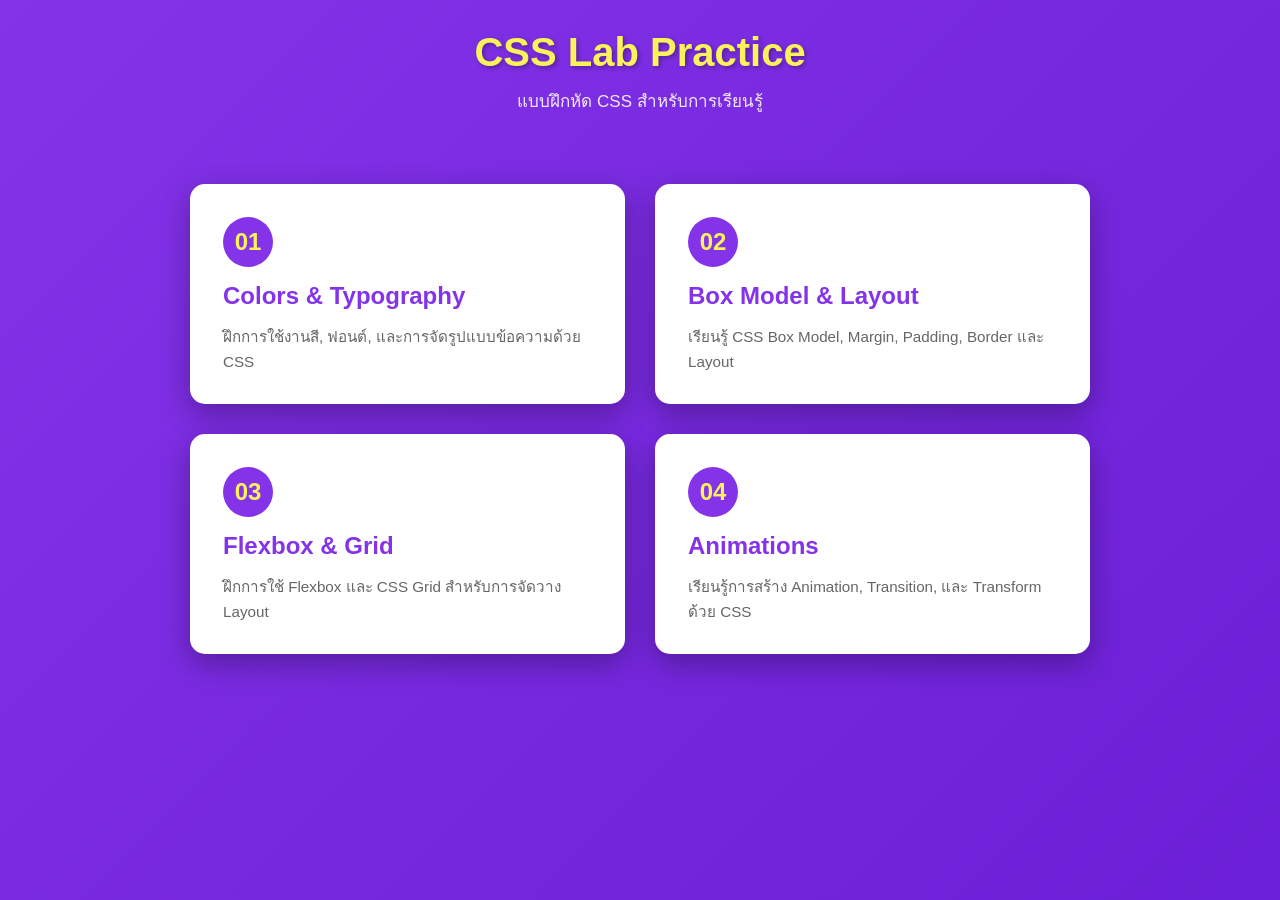
<file: index.html>
<!doctype html>
<html lang="th">
  <head>
    <meta charset="UTF-8" />
    <meta name="viewport" content="width=device-width, initial-scale=1.0" />
    <link rel="stylesheet" href="./page1/styles.css" />
    <!-- <link rel="stylesheet" href="../global.css"> -->
    <title>Lab 02 - Colors &amp; Typography</title>
  </head>

  <body>
    <div class="container">
      <h1>CSS Lab Practice</h1>
      <p class="subtitle">แบบฝึกหัด CSS สำหรับการเรียนรู้</p>
      <div class="lab-grid">
        <!-- Lab 1 -->
        <a
          href="../page2/index.html"
          style="text-decoration: none; color: inherit"
        >
          <div class="lab-card">
            <div class="lab-number">01</div>
            <h2 class="lab-title">Colors &amp; Typography</h2>
            <p class="lab-description">
              ฝึกการใช้งานสี, ฟอนต์, และการจัดรูปแบบข้อความด้วย CSS
            </p>
          </div>
        </a>

        <!-- Lab 2 -->
        <a
          href="../page3-boxmodel/index.html"
          style="text-decoration: none; color: inherit"
        >
          <div class="lab-card">
            <div class="lab-number">02</div>
            <h2 class="lab-title">Box Model &amp; Layout</h2>
            <p class="lab-description">
              เรียนรู้ CSS Box Model, Margin, Padding, Border และ Layout
            </p>
          </div>
        </a>

        <!-- Lab 3 -->
        <a
          href="../page4-flexbox/index.html"
          style="text-decoration: none; color: inherit"
        >
          <div class="lab-card">
            <div class="lab-number">03</div>
            <h2 class="lab-title">Flexbox &amp; Grid</h2>
            <p class="lab-description">
              ฝึกการใช้ Flexbox และ CSS Grid สำหรับการจัดวาง Layout
            </p>
          </div>
        </a>

        <!-- Lab 4 -->
        <a
          href="../page5-animation/index.html"
          style="text-decoration: none; color: inherit"
        >
          <div class="lab-card">
            <div class="lab-number">04</div>
            <h2 class="lab-title">Animations</h2>
            <p class="lab-description">
              เรียนรู้การสร้าง Animation, Transition, และ Transform ด้วย CSS
            </p>
          </div>
        </a>
      </div>
    </div>
  </body>
</html>
</file>
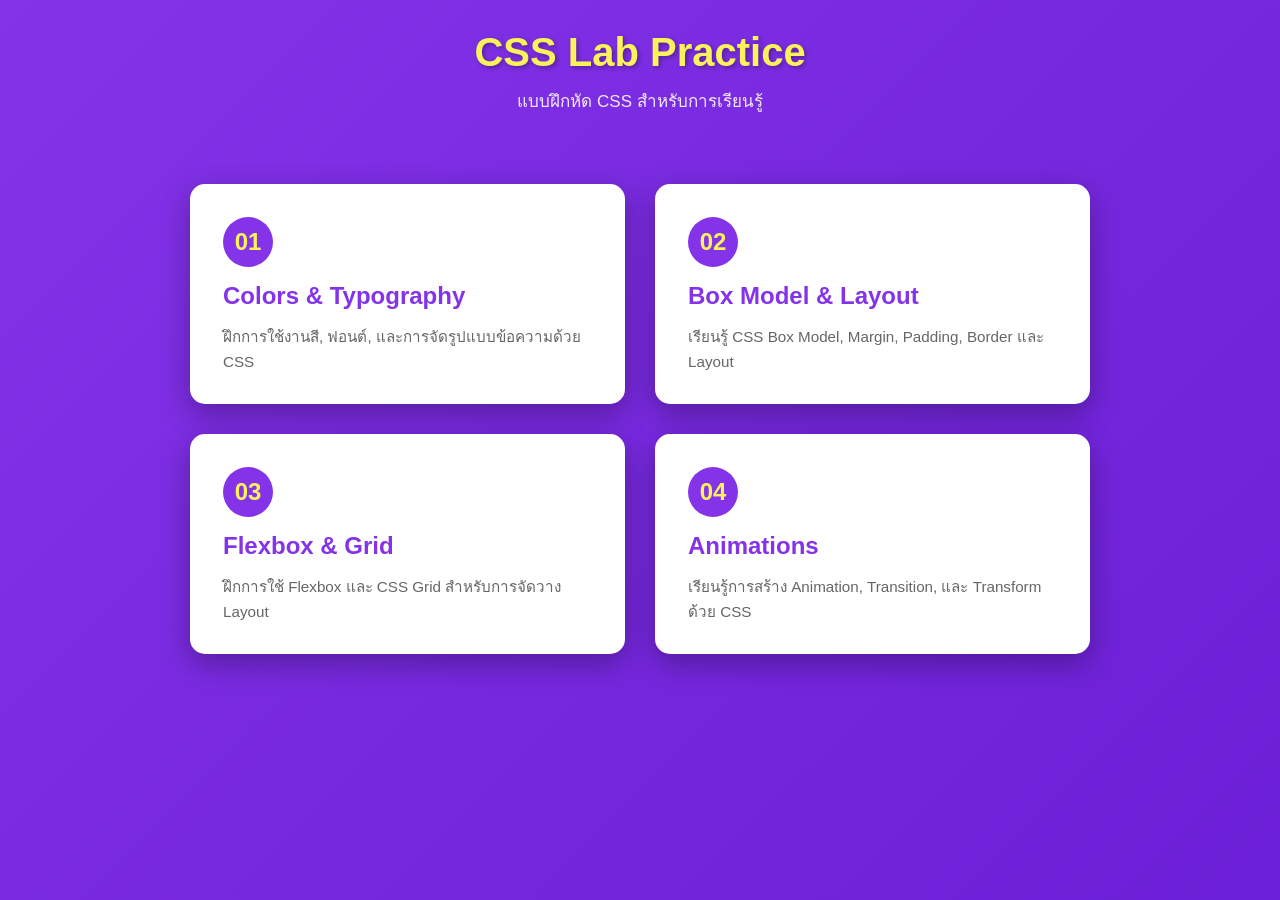
<file: page1/index.html>
<!DOCTYPE html>
<html lang="th">

<head>
    <meta charset="UTF-8">
    <meta name="viewport" content="width=device-width, initial-scale=1.0">
    <link rel="stylesheet" href="./styles.css">
    <!-- <link rel="stylesheet" href="../global.css"> -->
    <title>Lab 02 - Colors &amp; Typography</title>
</head>

<body>
    <div class="container">
        <h1>CSS Lab Practice</h1>
        <p class="subtitle">แบบฝึกหัด CSS สำหรับการเรียนรู้</p>
        <div class="lab-grid">
        <!-- Lab 1 -->
        <a href="../page2/index.html" style="text-decoration: none; color: inherit">
          <div class="lab-card">
            <div class="lab-number">01</div>
            <h2 class="lab-title">Colors &amp; Typography</h2>
            <p class="lab-description">
              ฝึกการใช้งานสี, ฟอนต์, และการจัดรูปแบบข้อความด้วย CSS
            </p>
          </div>
        </a>

        <!-- Lab 2 -->
        <a href="../page3-boxmodel/index.html" style="text-decoration: none; color: inherit">
          <div class="lab-card">
            <div class="lab-number">02</div>
            <h2 class="lab-title">Box Model &amp; Layout</h2>
            <p class="lab-description">
              เรียนรู้ CSS Box Model, Margin, Padding, Border และ Layout
            </p>
          </div>
        </a>

        <!-- Lab 3 -->
        <a href="../page4-flexbox/index.html" style="text-decoration: none; color: inherit">
          <div class="lab-card">
            <div class="lab-number">03</div>
            <h2 class="lab-title">Flexbox &amp; Grid</h2>
            <p class="lab-description">
              ฝึกการใช้ Flexbox และ CSS Grid สำหรับการจัดวาง Layout
            </p>
          </div>
        </a>

        <!-- Lab 4 -->
        <a href="../page5-animation/index.html" style="text-decoration: none; color: inherit">
          <div class="lab-card">
            <div class="lab-number">04</div>
            <h2 class="lab-title">Animations</h2>
            <p class="lab-description">
              เรียนรู้การสร้าง Animation, Transition, และ Transform ด้วย CSS
            </p>
          </div>
        </a>
      </div>
    </div>

        
                
</body>

</html>
</file>
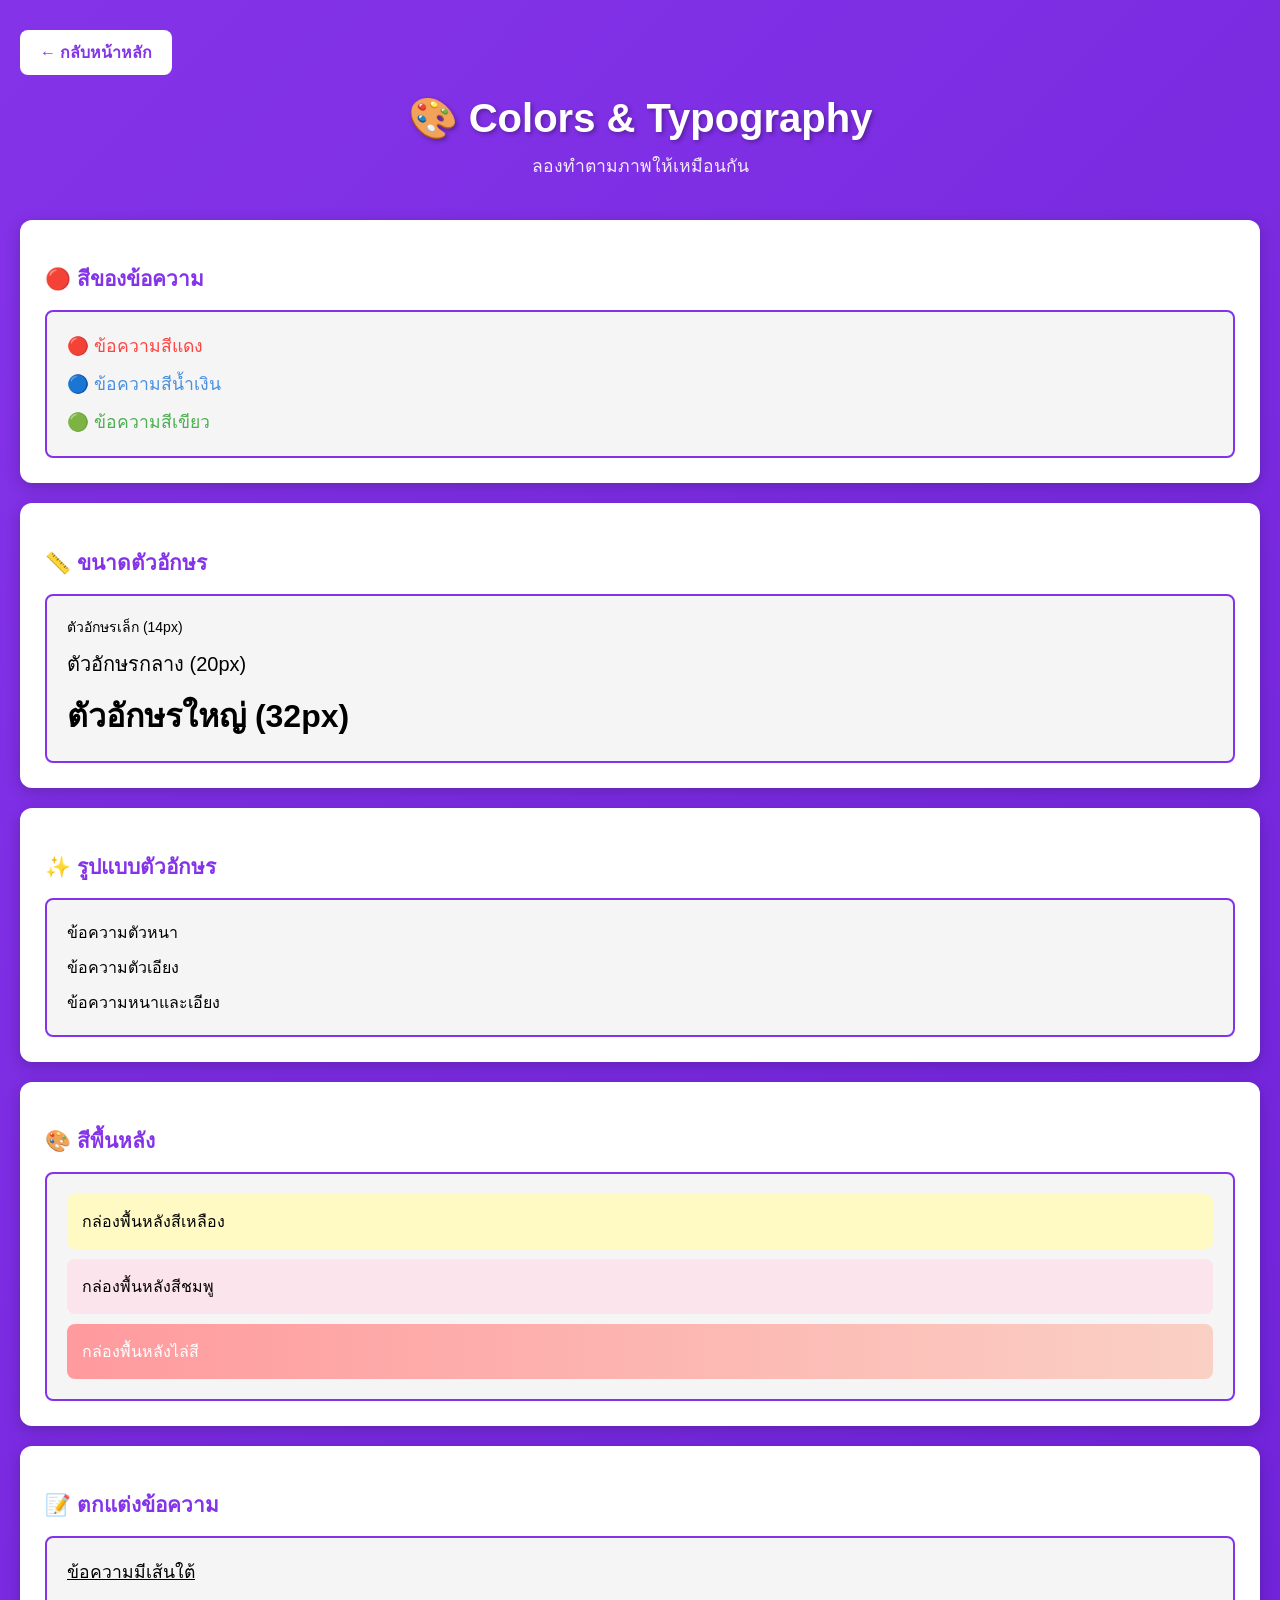
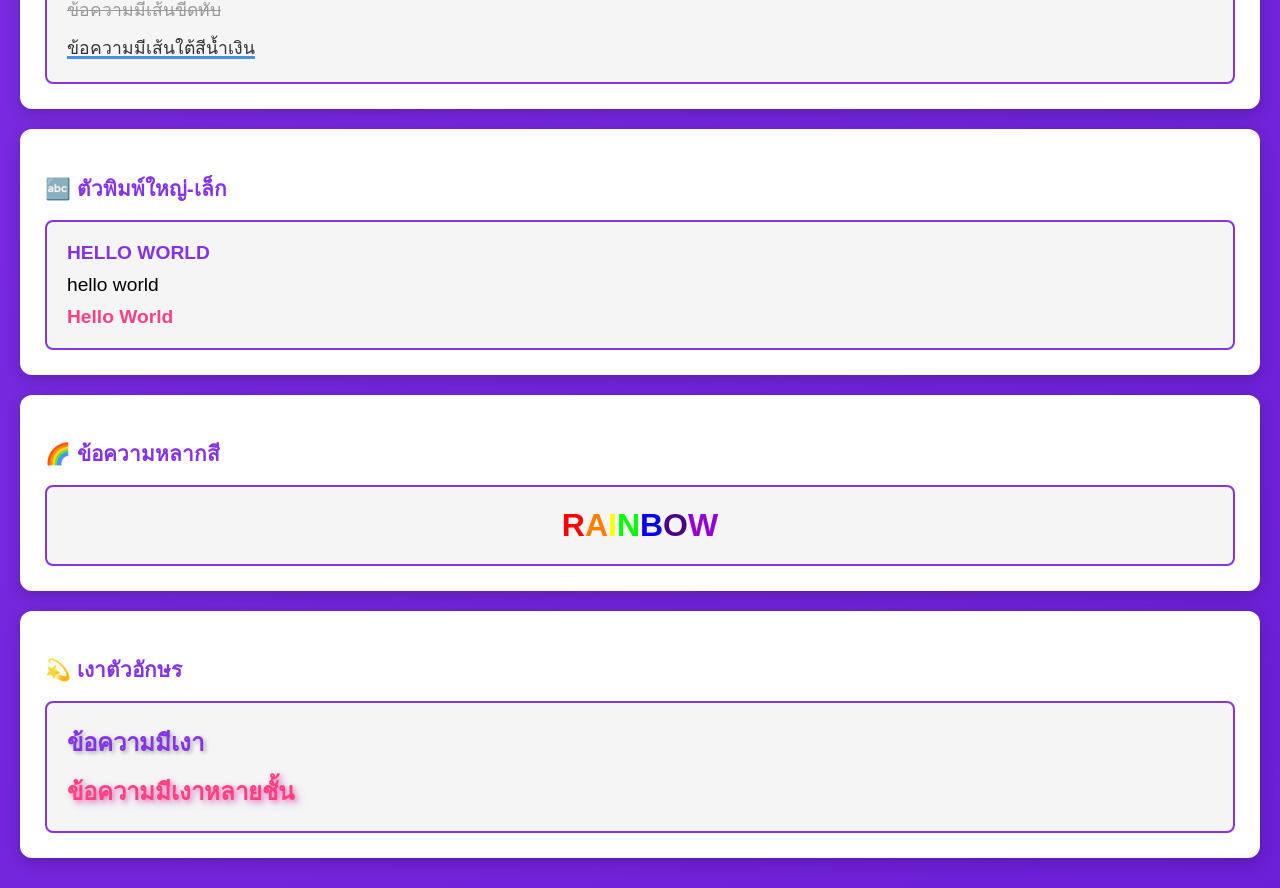
<file: page2/index.html>
<!doctype html>
<html lang="th">
  <head>
    <meta charset="UTF-8" />
    <meta name="viewport" content="width=device-width, initial-scale=1.0" />
    <link rel="stylesheet" href="./styles.css" />
    <!-- <link rel="stylesheet" href="../global.css"> -->

    <title>Colors & Typography</title>
  </head>
  <body>
    <div class="container">
      <a href="../index.html" class="back-btn">← กลับหน้าหลัก</a>
      <h1>🎨 Colors & Typography</h1>
      <p class="subtitle">ลองทำตามภาพให้เหมือนกัน</p>
      <div class="labs-container">
        <!-- Task 1 -->
        <div class="lab-item">
          <h2>🔴 สีของข้อความ</h2>
          <div class="demo-box">
            <p class="example-red">🔴 ข้อความสีแดง</p>
            <p class="example-blue">🔵 ข้อความสีน้ำเงิน</p>
            <p class="example-green">🟢 ข้อความสีเขียว</p>
          </div>
        </div>

        <!-- Task 2 -->
        <div class="lab-item">
          <h2>📏 ขนาดตัวอักษร</h2>
          <div class="demo-box">
            <p class="example-small">ตัวอักษรเล็ก (14px)</p>
            <p class="example-medium">ตัวอักษรกลาง (20px)</p>
            <p class="example-large">ตัวอักษรใหญ่ (32px)</p>
          </div>
        </div>

        <!-- Task 3 -->
        <div class="lab-item">
          <h2>✨ รูปแบบตัวอักษร</h2>
          <div class="demo-box">
            <p class="example-bold">ข้อความตัวหนา</p>
            <p class="example-italic">ข้อความตัวเอียง</p>
            <p class="example-bold-italic">ข้อความหนาและเอียง</p>
          </div>
        </div>

        <!-- Task 4 -->
        <div class="lab-item">
          <h2>🎨 สีพื้นหลัง</h2>
          <div class="demo-box">
            <div class="example-bg-yellow">กล่องพื้นหลังสีเหลือง</div>
            <div class="example-bg-pink">กล่องพื้นหลังสีชมพู</div>
            <div class="example-bg-gradient">กล่องพื้นหลังไล่สี</div>
          </div>
        </div>

        <!-- Task 5 -->
        <div class="lab-item">
          <h2>📝 ตกแต่งข้อความ</h2>
          <div class="demo-box">
            <p class="example-underline">ข้อความมีเส้นใต้</p>
            <p class="example-line-through">ข้อความมีเส้นขีดทับ</p>
            <p class="example-underline-blue">ข้อความมีเส้นใต้สีน้ำเงิน</p>
          </div>
        </div>

        <!-- Task 6 -->
        <div class="lab-item">
          <h2>🔤 ตัวพิมพ์ใหญ่-เล็ก</h2>
          <div class="demo-box">
            <p class="example-uppercase">hello world</p>
            <p class="example-lowercase">HELLO WORLD</p>
            <p class="example-capitalize">hello world</p>
          </div>
        </div>

        <!-- Task 7 -->
        <div class="lab-item">
          <h2>🌈 ข้อความหลากสี</h2>
          <div class="demo-box">
            <p class="example-rainbow">
              <span>R</span><span>A</span><span>I</span><span>N</span
              ><span>B</span><span>O</span><span>W</span>
            </p>
          </div>
        </div>

        <!-- Task 8 -->
        <div class="lab-item">
          <h2>💫 เงาตัวอักษร</h2>
          <div class="demo-box">
            <p class="example-text-shadow-1">ข้อความมีเงา</p>
            <p class="example-text-shadow-2">ข้อความมีเงาหลายชั้น</p>
          </div>
        </div>
      </div>
    </div>
  </body>
</html>
</file>
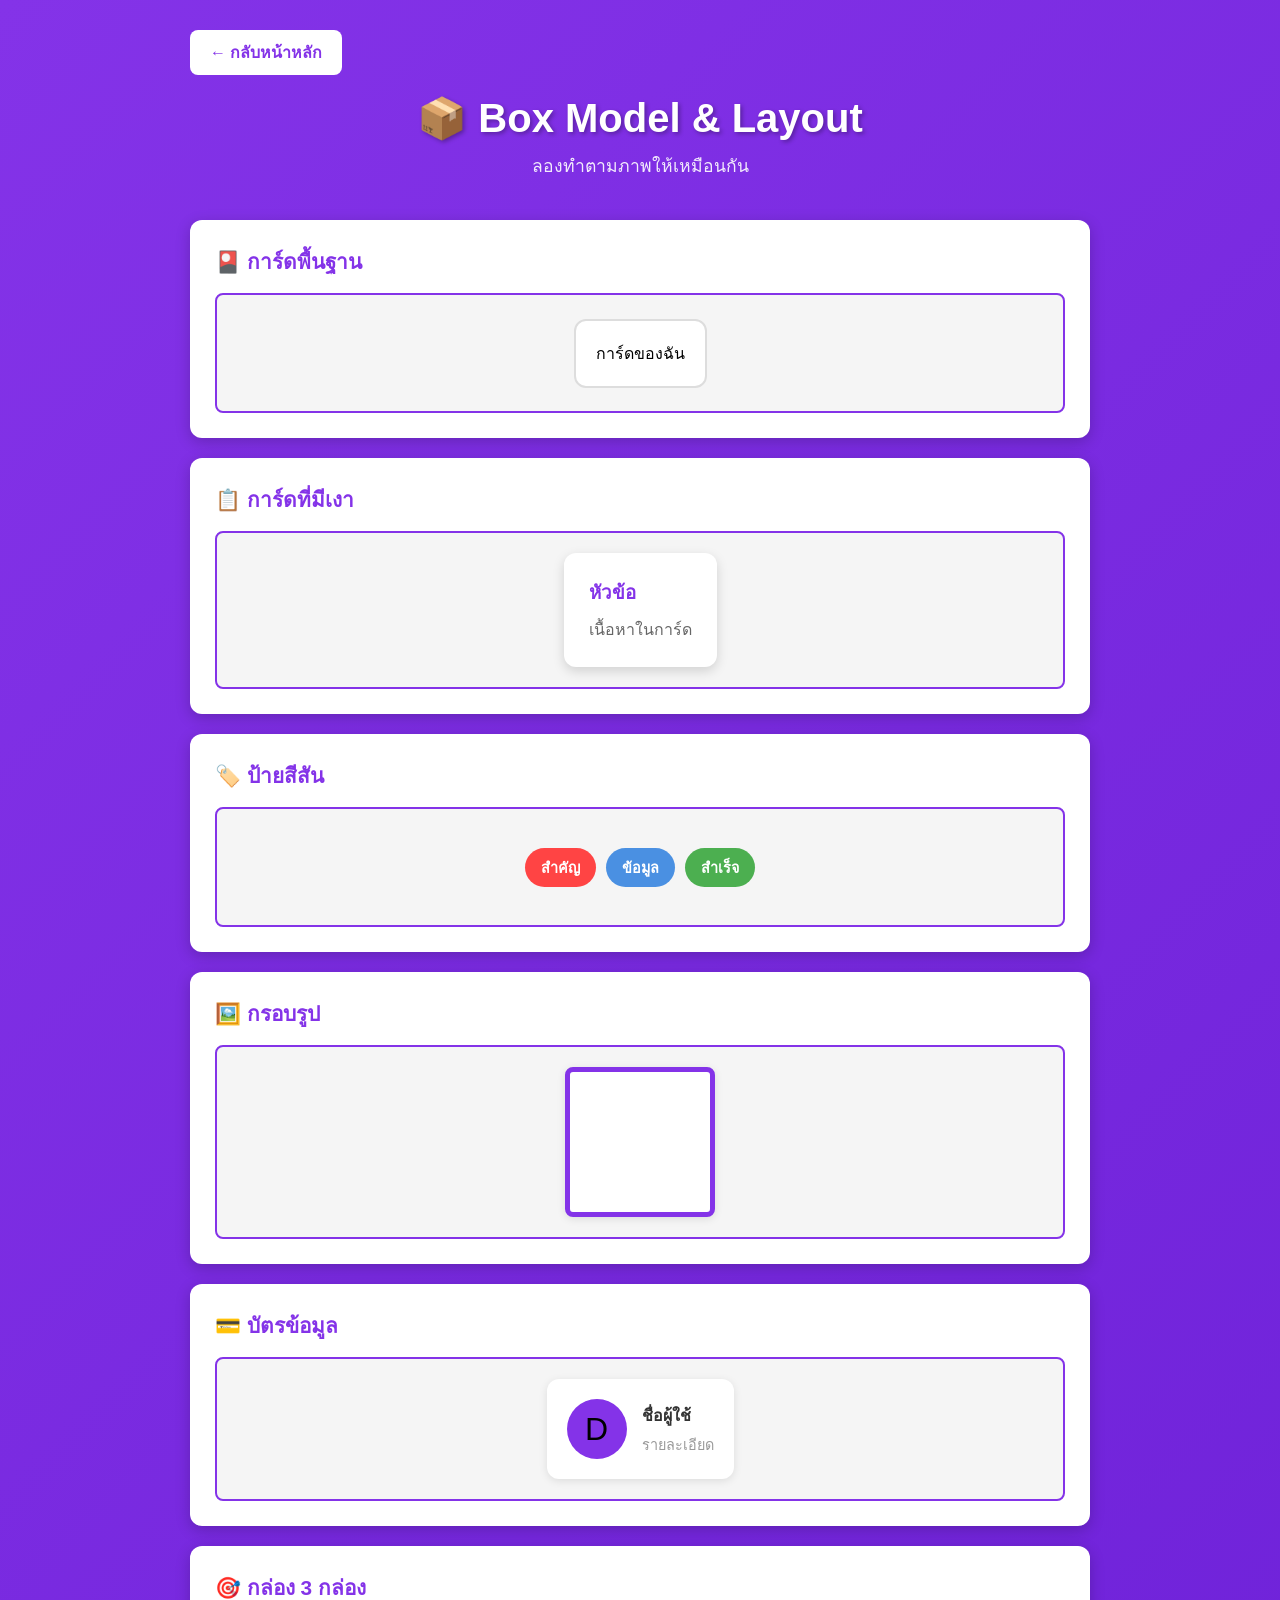
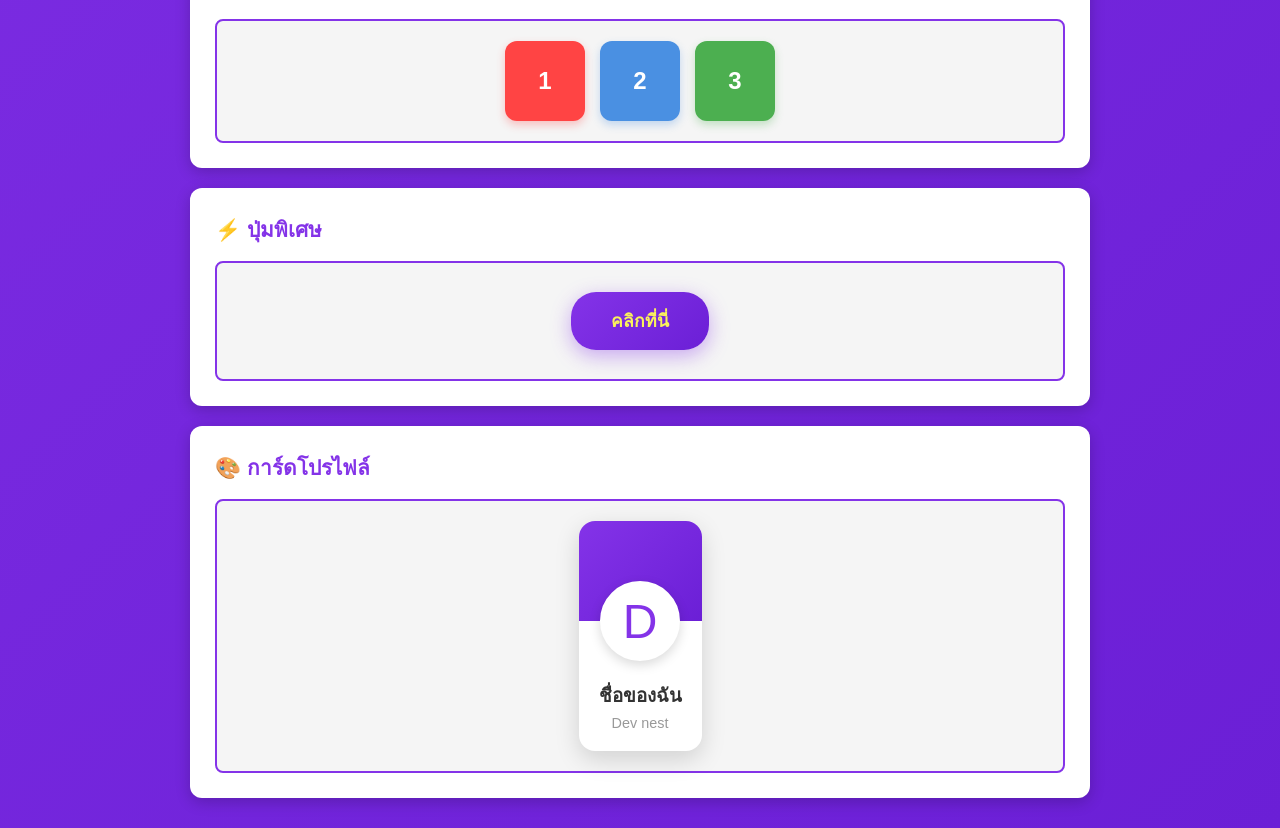
<file: page3-boxmodel/index.html>
<!DOCTYPE html>
<html lang="en">
<head>
    <meta charset="UTF-8">
    <meta name="viewport" content="width=device-width, initial-scale=1.0">
    <link rel="stylesheet" href="./styles.css">
    
    <title>Lab 03 - Box Model &amp; Layout</title>
</head>

<body>
    <div class="container">
      <a href="../page1/index.html" class="back-btn">← กลับหน้าหลัก</a>

      <h1>📦 Box Model &amp; Layout</h1>
      <p class="subtitle">ลองทำตามภาพให้เหมือนกัน</p>

      <div class="labs-container">
        <!-- Task 1 -->
        <div class="lab-item">
          <h2>🎴 การ์ดพื้นฐาน</h2>
          <div class="demo-box">
            <div class="example-card-basic">การ์ดของฉัน</div>
          </div>
        </div>

        <!-- Task 2 -->
        <div class="lab-item">
          <h2>📋 การ์ดที่มีเงา</h2>
          <div class="demo-box">
            <div class="example-card-shadow">
              <h3>หัวข้อ</h3>
              <p>เนื้อหาในการ์ด</p>
            </div>
          </div>
        </div>

        <!-- Task 3 -->
        <div class="lab-item">
          <h2>🏷️ ป้ายสีสัน</h2>
          <div class="demo-box">
            <div class="example-badge-box">
              <span class="badge-red">สำคัญ</span>
              <span class="badge-blue">ข้อมูล</span>
              <span class="badge-green">สำเร็จ</span>
            </div>
          </div>
        </div>

        <!-- Task 4 -->
        <div class="lab-item">
          <h2>🖼️ กรอบรูป</h2>
          <div class="demo-box">
            <div class="example-image-frame"></div>
          </div>
        </div>

        <!-- Task 5 -->
        <div class="lab-item">
          <h2>💳 บัตรข้อมูล</h2>
          <div class="demo-box">
            <div class="example-info-card">
              <div class="avatar">D</div>
              <div class="info">
                <h4>ชื่อผู้ใช้</h4>
                <p>รายละเอียด</p>
              </div>
            </div>
          </div>
        </div>

        <!-- Task 6 -->
        <div class="lab-item">
          <h2>🎯 กล่อง 3 กล่อง</h2>
          <div class="demo-box">
            <div class="example-three-boxes">
              <div class="box-1">1</div>
              <div class="box-2">2</div>
              <div class="box-3">3</div>
            </div>
          </div>
        </div>

        <!-- Task 7 -->
        <div class="lab-item">
          <h2>⚡ ปุ่มพิเศษ</h2>
          <div class="demo-box">
            <button class="example-fancy-button">คลิกที่นี่</button>
          </div>
        </div>

        <!-- Task 8 -->
        <div class="lab-item">
          <h2>🎨 การ์ดโปรไฟล์</h2>
          <div class="demo-box">
            <div class="example-profile-card">
              <div class="profile-header"></div>
              <div style="color: #8433e8" class="profile-avatar">D</div>
              <div class="profile-content">
                <h3>ชื่อของฉัน</h3>
                <p>Dev nest</p>
              </div>
            </div>
          </div>
        </div>
      </div>
    </div>

    
</body>
</html>
</file>
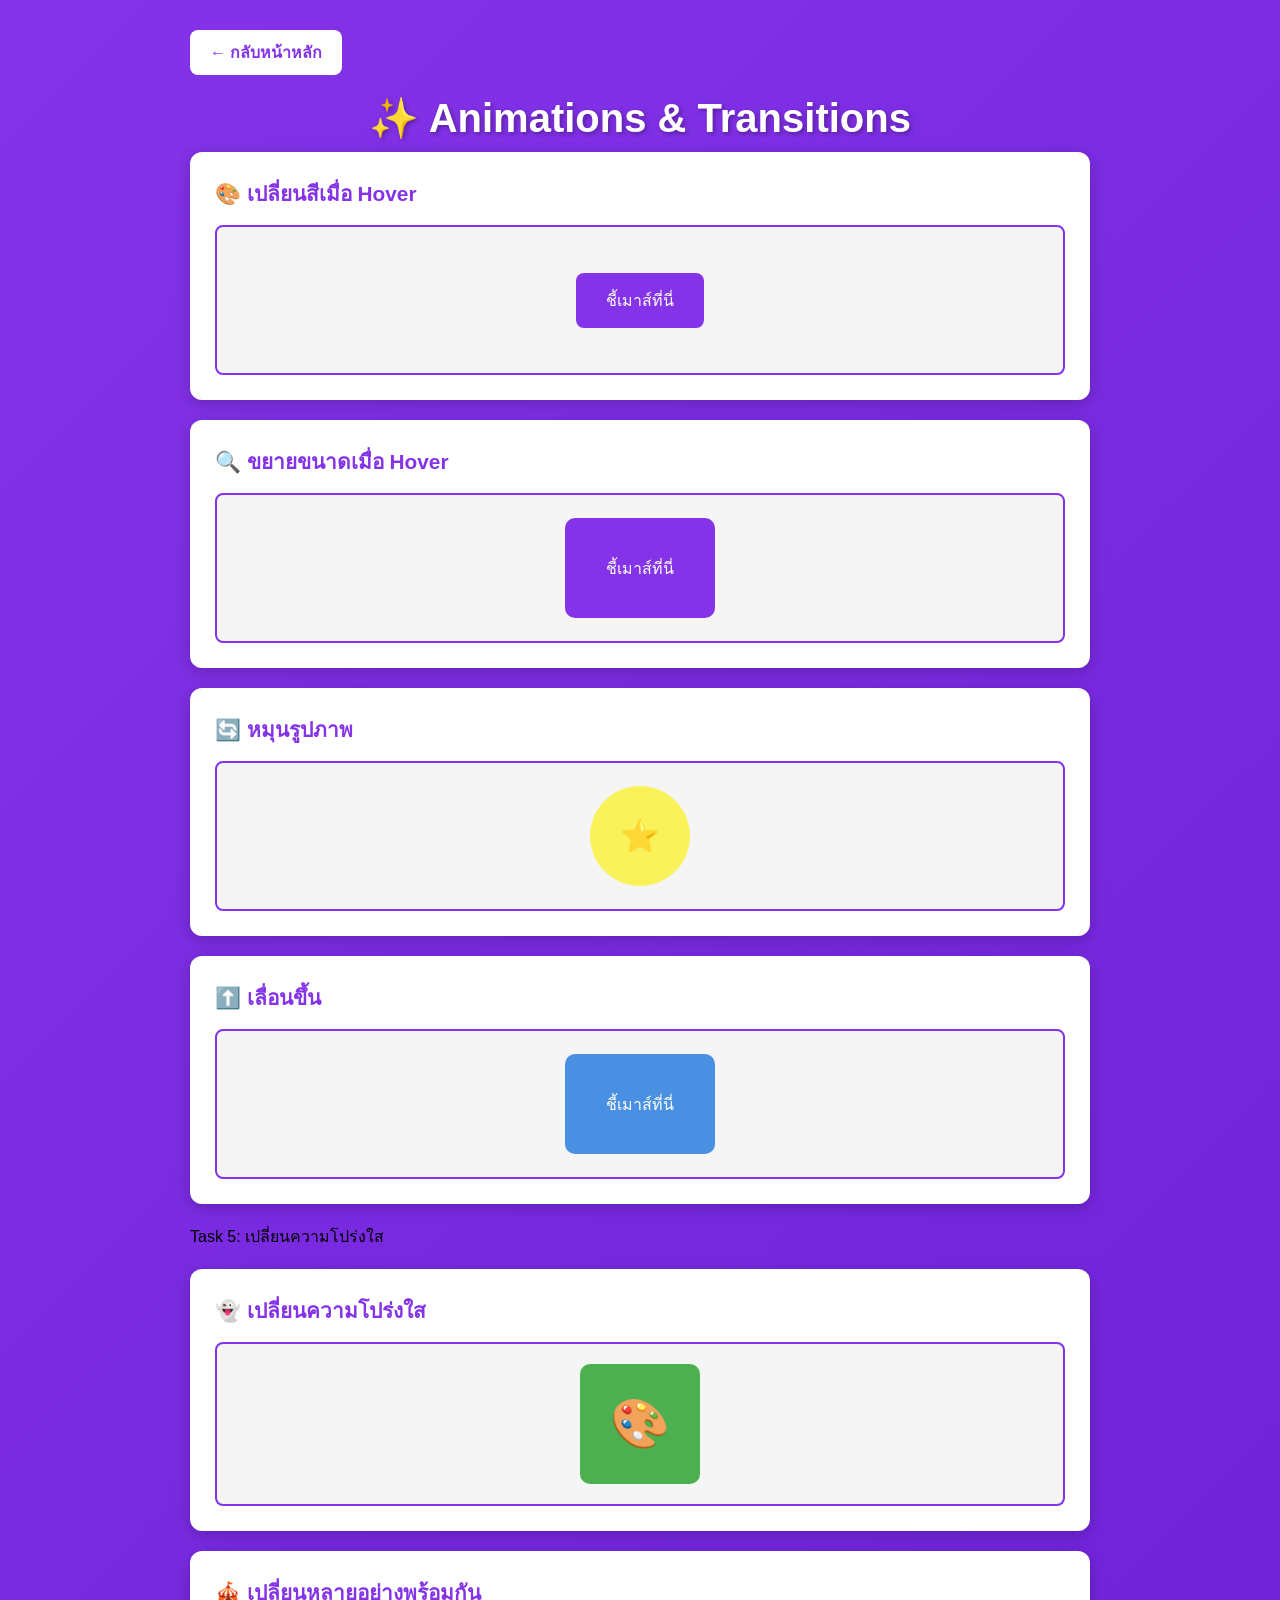
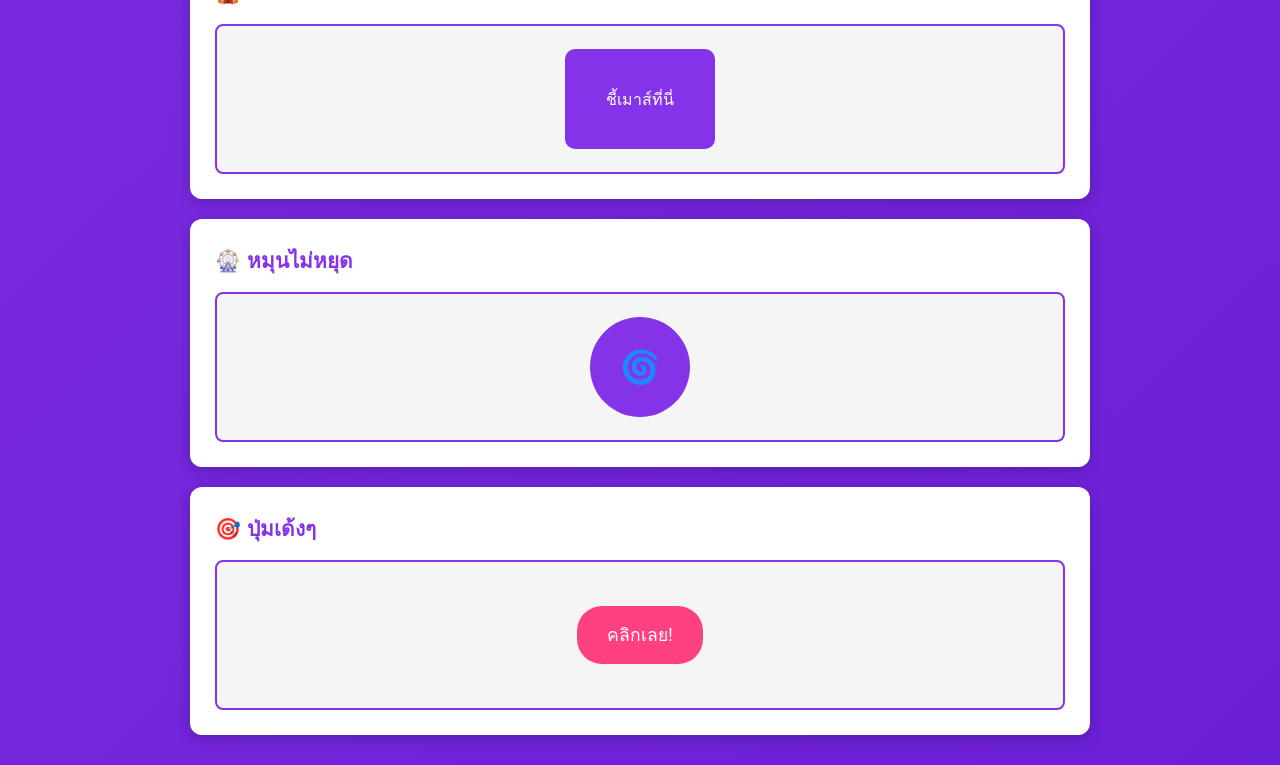
<file: page5-animation/index.html>
<!DOCTYPE html>
<html lang="th">
<head>
    <meta charset="UTF-8">
    <meta name="viewport" content="width=device-width, initial-scale=1.0">
    <link rel="stylesheet" href="./styles.css">
    <title>Lab 05 - Animations</title>
</head>

<body>
    <div class="container">
      <a href="../page1/index.html" class="back-btn">← กลับหน้าหลัก</a>

      <h1>✨ Animations &amp; Transitions</h1>
      <div class="labs-container">
        <!-- Task 1: Hover เปลี่ยนสี -->
        <div class="lab-item">
          <h2>🎨 เปลี่ยนสีเมื่อ Hover</h2>
          <div class="demo-box">
            <button class="btn-1">ชี้เมาส์ที่นี่</button>
          </div>
        </div>

        <!-- Task 2: ขยายขนาด -->
        <div class="lab-item">
          <h2>🔍 ขยายขนาดเมื่อ Hover</h2>
          <div class="demo-box">
            <div class="card-1">ชี้เมาส์ที่นี่</div>
          </div>
        </div>

        <!-- Task 3: หมุน -->
        <div class="lab-item">
          <h2>🔄 หมุนรูปภาพ</h2>
          <div class="demo-box">
            <div class="circle-1">⭐</div>
          </div>
        </div>

        <!-- Task 4: เลื่อนขึ้น -->
        <div class="lab-item">
          <h2>⬆️ เลื่อนขึ้น</h2>
          <div class="demo-box">
            <div class="box-1">ชี้เมาส์ที่นี่</div>
          </div>
        </div>

        Task 5: เปลี่ยนความโปร่งใส
        <div class="lab-item">
          <h2>👻 เปลี่ยนความโปร่งใส</h2>
          <div class="demo-box">
            <div class="image-box-1">🎨</div>
          </div>
        </div>

        <!-- Task 6: เปลี่ยนหลายอย่างพร้อมกัน -->
        <div class="lab-item">
          <h2>🎪 เปลี่ยนหลายอย่างพร้อมกัน</h2>
          <div class="demo-box">
            <div class="multi-effect">ชี้เมาส์ที่นี่</div>
          </div>
        </div>

        <!-- Task 7: Animation หมุนไม่หยุด -->
        <div class="lab-item">
          <h2>🎡 หมุนไม่หยุด</h2>
          <div class="demo-box">
            <div class="spin-forever">🌀</div>
          </div>
        </div>

        <!-- Task 8: ปุ่มเด้งๆ -->
        <div class="lab-item">
          <h2>🎯 ปุ่มเด้งๆ</h2>
          <div class="demo-box">
            <button class="bounce-button">คลิกเลย!</button>
          </div>
        </div>
        </div>
      
    </div>

    
</body>
</html>
</file>
<file: page1/styles.css>
.container {
    max-width: 900px;
    margin: 0 auto;
}



* {
    margin: 0;
    padding: 0;
    box-sizing: border-box;
}

body {
    font-family: "Segoe UI", Tahoma, Geneva, Verdana, sans-serif;
    background: linear-gradient(135deg, #8433e8 0%, #6b1fd6 100%);
    min-height: 100vh;
    padding: 30px 20px;
}

h1 {
    text-align: center;
    color: #faf25b;
    font-size: 2.5rem;
    margin-bottom: 10px;
    text-shadow: 2px 2px 4px rgba(0, 0, 0, 0.3);
}

.subtitle {
    color: white;
    text-align: center;
    font-size: 17px;
    opacity: 0.9;
    margin-bottom: 50px;
    margin-top: 12px;
}

.lab-grid {
    display: grid;
    grid-template-columns: repeat(auto-fit, minmax(300px, 1fr));
    gap: 30px;
    padding: 20px 0px;
    margin: 0px;
    box-sizing: border-box;
}

.lab-card {
    background: white;
    border-radius: 15px;
    padding: 30px;
    box-shadow: rgba(0, 0, 0, 0.3) 0px 10px 30px;
    transition: transform 0.3s, box-shadow 0.3s;
    cursor: pointer;
    border: 3px solid transparent;
    margin: 0px;
    /* margin-left: 10px; */
    width: 100%;
    height: 220px;
    box-sizing: border-box;

}

.lab-card:hover {
    transform: translateY(-10px);
    box-shadow: rgba(0, 0, 0, 0.4) 0px 15px 40px;
    border-color: rgb(250, 242, 91);
}

.lab-title {
    color: #8433e8;
    font-size: 1.5rem;
    margin-bottom: 10px;
    font-weight: 600;
}

.lab-description {
    color: #666;
    line-height: 1.6;
    font-size: 0.95rem;
}


p {
    display: block;
    margin-block-start: 1em;
    margin-block-end: 1em;
    margin-inline-start: 0px;
    margin-inline-end: 0px;
    unicode-bidi: isolate;
}

.lab-card {
    background: white;
    border-radius: 15px;
    padding: 30px;
    box-shadow: 0 10px 30px rgba(0, 0, 0, 0.3);
    transition: transform 0.3s ease, box-shadow 0.3s ease;
    cursor: pointer;
    border: 3px solid transparent;
}

.lab-number {
    display: inline-block;
    background: #8433e8;
    color: #faf25b;
    font-size: 1.5rem;
    font-weight: bold;
    width: 50px;
    height: 50px;
    border-radius: 50%;
    display: flex;
    align-items: center;
    justify-content: center;
    margin-bottom: 15px;
}
</file>
<file: global.css>
* {
  box-sizing: border-box;
  margin: 0;
  padding: 0;
}

html {
  background: linear-gradient(180deg, #7d2eeb, #6124bf);
  font-family: "Segoe UI", sans-serif;
}

body {
  font-family: "Segoe UI", Tahoma, Geneva, Verdana, sans-serif;
  background: linear-gradient(135deg, #8433e8 0%, #6b1fd6 100%);
  min-height: 100vh;
  padding: 30px 20px;
}

.container {
  max-width: 1200px;
  margin: 0 auto;
  padding: 20px;
}

/* h2 {
    color: rgb(132, 51, 232)
} */

h1 {
  text-align: center;
  color: #faf25b;
  font-size: 2.5rem;
  margin-bottom: 10px;
  text-shadow: 2px 2px 4px rgba(0, 0, 0, 0.3);
}

.subtitle {
  color: white;
  text-align: center;
  font-size: 17px;
  opacity: 0.9;
  margin-bottom: 50px;
  margin-top: 12px;
}
</file>
<file: page2/styles.css>
* {
    margin: 0;
    padding: 0;
    box-sizing: border-box;
}

.labs-container {
    display: flex;
    flex-direction: column;
    gap: 20px;
}

body {
    font-family: "Segoe UI", Tahoma, Geneva, Verdana, sans-serif;
    background: linear-gradient(135deg, #8433e8 0%, #6b1fd6 100%);
    min-height: 100vh;
    padding: 30px 20px;
}

.back-btn {
    display: inline-block;
    background: white;
    color: #8433e8;
    padding: 10px 20px;
    border-radius: 8px;
    text-decoration: none;
    font-weight: 600;
    margin-bottom: 20px;
    transition: transform 0.2s;
}

.back-btn:hover {
    transform: translateX(-5px);
}

h1 {
    text-align: center;
    color: white;
    font-size: 2.5rem;
    margin-bottom: 10px;
    text-shadow: 2px 2px 4px rgba(0, 0, 0, 0.3);
}

.subtitle {
    text-align: center;
    color: white;
    font-size: 1.1rem;
    margin-bottom: 40px;
    opacity: 0.9;
}


.lab-item {
    background: white;
    border-radius: 12px;
    padding: 25px;
    box-shadow: 0 4px 15px rgba(0, 0, 0, 0.2);
}



.demo-box {
    background: #f5f5f5;
    padding: 20px;
    border-radius: 8px;
    border: 2px solid #8433e8;
}

h2 {
    display: block;
    font-size: 1.5em;
    margin-block-start: 0.83em;
    margin-block-end: 0.83em;
    margin-inline-start: 0px;
    margin-inline-end: 0px;
    font-weight: bold;
    unicode-bidi: isolate;
}

.lab-item h2 {
    color: #8433e8;
    font-size: 1.3rem;
    margin-bottom: 15px;
}

.demo-box > *:last-child {
    margin-bottom: 0;
}

.demo-box > * {
    margin-bottom: 10px;
}

.example-red {
    color: #ff4444;
    font-size: 1.1rem;
}



.example-blue {
    color: #4a90e2;
    font-size: 1.1rem;
}

.example-green {
    color: #4caf50;
    font-size: 1.1rem;
}

.example-small {
    font-size: 14px;
}

.example-medium {
    font-size: 20px;
}

.example-large {
    font-size: 32px;
    font-weight: bold;
}

.example-bg-yellow {
    background: #fff9c4;
    padding: 15px;
    border-radius: 8px;
    margin-bottom: 10px;
    font-weight: 500;
}

.example-bg-pink {
    background: #fce4ec;
    padding: 15px;
    border-radius: 8px;
    margin-bottom: 10px;
    font-weight: 500;
}

.example-bg-gradient {
    background: linear-gradient(90deg, #ff9a9e 0%, #fad0c4 100%);
    padding: 15px;
    border-radius: 8px;
    font-weight: 500;
    color: #fff;
}

.example-underline {
    text-decoration: underline;
    font-size: 1.1rem;
}

.example-line-through {
    text-decoration: line-through;
    font-size: 1.1rem;
    color: #999;
}

.example-underline-blue {
    text-decoration: underline;
    text-decoration-color: #4a90e2;
    text-decoration-thickness: 3px;
    font-size: 1.1rem;
    color: #333;
}

.example-uppercase {
    text-transform: uppercase;
    font-size: 1.2rem;
    font-weight: bold;
    color: #8433e8;
}

.example-lowercase {
    text-transform: lowercase;
    font-size: 1.2rem;
}

.example-capitalize {
    text-transform: capitalize;
    font-size: 1.2rem;
    font-weight: bold;
    color: #ff4081;
}

.example-rainbow {
    font-size: 2rem;
    font-weight: bold;
    text-align: center;
}

.example-rainbow span:nth-child(1) {
    color: #ff0000;
}

.example-rainbow span:nth-child(2) {
    color: #ff7f00;
}

.example-rainbow span:nth-child(3) {
    color: #ffff00;
}

.example-rainbow span:nth-child(4) {
    color: #00ff00;
}

.example-rainbow span:nth-child(5) {
    color: #0000ff;
}

.example-rainbow span:nth-child(6) {
    color: #4b0082;
}

.example-rainbow span:nth-child(7) {
    color: #9400d3;
}

.example-text-shadow-1 {
    font-size: 1.5rem;
    font-weight: bold;
    color: #8433e8;
    text-shadow: 2px 2px 4px rgba(0, 0, 0, 0.3);
}

.example-text-shadow-2 {
    font-size: 1.5rem;
    font-weight: bold;
    color: #ff4081;
    text-shadow: 2px 2px 4px rgba(255, 64, 129, 0.5), 4px 4px 8px rgba(132, 51, 232, 0.3);
}
</file>
<file: page3-boxmodel/styles.css>
.container {
    max-width: 900px;
    margin: 0 auto;
}

* {
    margin: 0;
    padding: 0;
    box-sizing: border-box;
}

body {
    font-family: "Segoe UI", Tahoma, Geneva, Verdana, sans-serif;
    background: linear-gradient(135deg, #8433e8 0%, #6b1fd6 100%);
    min-height: 100vh;
    padding: 30px 20px;
}

.back-btn {
    display: inline-block;
    background: white;
    color: #8433e8;
    padding: 10px 20px;
    border-radius: 8px;
    text-decoration: none;
    font-weight: 600;
    margin-bottom: 20px;
    transition: transform 0.2s;
}

.back-btn:hover {
    transform: translateX(-5px);
}

h1 {
    text-align: center;
    color: white;
    font-size: 2.5rem;
    margin-bottom: 10px;
    text-shadow: 2px 2px 4px rgba(0, 0, 0, 0.3);
}

.subtitle {
    text-align: center;
    color: white;
    font-size: 1.1rem;
    margin-bottom: 40px;
    opacity: 0.9;
}

.labs-container {
    display: grid;
    gap: 20px;
}

.lab-item {
    background: white;
    border-radius: 12px;
    padding: 25px;
    box-shadow: 0 4px 15px rgba(0, 0, 0, 0.2);
}

.lab-item h2 {
    color: #8433e8;
    font-size: 1.3rem;
    margin-bottom: 15px;
}

.demo-box {
    background: #f5f5f5;
    padding: 20px;
    border-radius: 8px;
    border: 2px solid #8433e8;
    min-height: 120px;
    display: flex;
    align-items: center;
    justify-content: center;
}

.example-card-basic {
    background: white;
    border: 2px solid #ddd;
    border-radius: 12px;
    padding: 20px;
    text-align: center;
    font-weight: 500;
}

.example-card-shadow {
    background: white;
    border-radius: 12px;
    padding: 25px;
    box-shadow: 0 4px 12px rgba(0, 0, 0, 0.15);
    max-width: 300px;
}

.example-card-shadow h3 {
    margin: 0 0 10px 0;
    color: #8433e8;
}

.example-card-shadow p {
    margin: 0;
    color: #666;
}

.example-badge-box {
    display: flex;
    gap: 10px;
    flex-wrap: wrap;
}

.example-badge-box .badge-red {
    background: #ff4444;
    color: white;
    padding: 8px 16px;
    border-radius: 20px;
    font-size: 0.9rem;
    font-weight: bold;
}

.example-badge-box .badge-blue {
    background: #4a90e2;
    color: white;
    padding: 8px 16px;
    border-radius: 20px;
    font-size: 0.9rem;
    font-weight: bold;
}

.example-badge-box .badge-green {
    background: #4caf50;
    color: white;
    padding: 8px 16px;
    border-radius: 20px;
    font-size: 0.9rem;
    font-weight: bold;
}

.example-image-frame {
    width: 150px;
    height: 150px;
    border: 5px solid #8433e8;
    border-radius: 8px;
    display: flex;
    align-items: center;
    justify-content: center;
    font-size: 4rem;
    background: white;
    box-shadow: 0 2px 8px rgba(0, 0, 0, 0.1);
}

.example-info-card {
    background: white;
    border-radius: 12px;
    padding: 20px;
    display: flex;
    align-items: center;
    gap: 15px;
    box-shadow: 0 2px 8px rgba(0, 0, 0, 0.1);
    max-width: 300px;
}

.example-info-card .avatar {
    width: 60px;
    height: 60px;
    background: #8433e8;
    border-radius: 50%;
    display: flex;
    align-items: center;
    justify-content: center;
    font-size: 2rem;
}

.example-info-card .info h4 {
    margin: 0 0 5px 0;
    color: #333;
}

.example-info-card .info p {
    margin: 0;
    color: #999;
    font-size: 0.9rem;
}

.example-three-boxes {
    display: flex;
    gap: 15px;
}

.example-three-boxes .box-1 {
    background: #ff4444;
    box-shadow: 0 4px 8px rgba(255, 68, 68, 0.3);
}

.example-three-boxes > div {
    width: 80px;
    height: 80px;
    display: flex;
    align-items: center;
    justify-content: center;
    font-size: 1.5rem;
    font-weight: bold;
    color: white;
    border-radius: 12px;
}

.example-three-boxes .box-2 {
    background: #4a90e2;
    box-shadow: 0 4px 8px rgba(74, 144, 226, 0.3);
}

.example-three-boxes > div {
    width: 80px;
    height: 80px;
    display: flex;
    align-items: center;
    justify-content: center;
    font-size: 1.5rem;
    font-weight: bold;
    color: white;
    border-radius: 12px;
}

.example-three-boxes .box-3 {
    background: #4caf50;
    box-shadow: 0 4px 8px rgba(76, 175, 80, 0.3);
}

.example-three-boxes > div {
    width: 80px;
    height: 80px;
    display: flex;
    align-items: center;
    justify-content: center;
    font-size: 1.5rem;
    font-weight: bold;
    color: white;
    border-radius: 12px;
}

.example-fancy-button {
    background: linear-gradient(135deg, #8433e8 0%, #6b1fd6 100%);
    color: #faf25b;
    border: none;
    border-radius: 25px;
    padding: 15px 40px;
    font-size: 1.1rem;
    font-weight: bold;
    cursor: pointer;
    box-shadow: 0 6px 20px rgba(132, 51, 232, 0.4);
}

.example-profile-card {
    background: white;
    border-radius: 16px;
    overflow: hidden;
    box-shadow: 0 8px 24px rgba(0, 0, 0, 0.15);
    max-width: 280px;
    position: relative;
}

.example-profile-card .profile-header {
    background: linear-gradient(135deg, #8433e8 0%, #6b1fd6 100%);
    height: 100px;
}

.example-profile-card .profile-avatar {
    width: 80px;
    height: 80px;
    background: white;
    border-radius: 50%;
    display: flex;
    align-items: center;
    justify-content: center;
    font-size: 3rem;
    margin: -40px auto 0;
    position: relative;
    border: 4px solid white;
    box-shadow: 0 4px 12px rgba(0, 0, 0, 0.15);
}

.example-profile-card .profile-content {
    padding: 20px;
    text-align: center;
}

.example-profile-card .profile-content h3 {
    margin: 0 0 5px 0;
    color: #333;
}

.example-profile-card .profile-content p {
    margin: 0;
    color: #999;
    font-size: 0.9rem;
}
</file>
<file: page5-animation/styles.css>
/* ------global------ */

.container {
    max-width: 900px;
    margin: 0 auto;
}

* {
    margin: 0;
    padding: 0;
    box-sizing: border-box;
}

body {
    font-family: "Segoe UI", Tahoma, Geneva, Verdana, sans-serif;
    background: linear-gradient(135deg, #8433e8 0%, #6b1fd6 100%);
    min-height: 100vh;
    padding: 30px 20px;
}

.back-btn {
    display: inline-block;
    background: white;
    color: #8433e8;
    padding: 10px 20px;
    border-radius: 8px;
    text-decoration: none;
    font-weight: 600;
    margin-bottom: 20px;
    transition: transform 0.2s;
}

.back-btn:hover {
    transform: translateX(-5px);
}

h1 {
    text-align: center;
    color: white;
    font-size: 2.5rem;
    margin-bottom: 10px;
    text-shadow: 2px 2px 4px rgba(0, 0, 0, 0.3);
}

.subtitle {
    text-align: center;
    color: white;
    font-size: 1.1rem;
    margin-bottom: 40px;
    opacity: 0.9;
}


.labs-container {
    display: grid;
    gap: 20px;
}

.lab-item {
    background: white;
    border-radius: 12px;
    padding: 25px;
    box-shadow: 0 4px 15px rgba(0, 0, 0, 0.2);
}

.lab-item h2 {
    color: #8433e8;
    font-size: 1.3rem;
    margin-bottom: 15px;
}

/* กรอบขอบม่วงด้านใน */

.demo-box {
    display: flex;
    justify-content: center;
    align-items: center;
    min-height: 150px;
    background: #f5f5f5;
    border-radius: 8px;
    border: 2px solid #8433e8;
    padding: 20px;
}


 /* <!-- Task 1: Hover เปลี่ยนสี --> */

 /* ปุ่มสีม่วง ตัวหนังสือสีขาว */
 .btn-1 {
    padding: 15px 30px;
    font-size: 1rem;
    background-color: #8433e8;
    color: white;
    border: none;
    border-radius: 8px;
    cursor: pointer;

    transition: background-color 0.3s;
 }

 /* วางเม้าส์on */
.btn-1:hover {
    background-color: #ff4081;
 }

 /* <!-- Task 2: ขยายขนาด --> */
 .card-1 {
    width: 150px;
    height: 100px;
    background-color: #8433e8;
    color: white;
    display: flex;
    justify-content: center;
    align-items: center;
    border-radius: 10px;

    transition: transform 0.3s ease;
    cursor: pointer;
 }

 /* ขยายขนาดขึ้น  */
 .card-1:hover {
    transform: scale(1.2);
 }

 /* <!-- Task 3: หมุน --> */
.circle-1 {
    width: 100px;
    height: 100px;
    background-color: #faf25b;
    color: #8433e8;
    border-radius: 50%;
    display: flex;
    justify-content: center;
    align-items: center;
    font-size: 2rem;
    cursor: pointer;
    transition: transform 0.5s 
ease;
}

.circle-1:hover {
    transform: rotate(360deg);
}

/* <!-- Task 4: เลื่อนขึ้น --> */
.box-1 {
    width: 150px;
    height: 100px;
    background-color: #4a90e2;
    color: white;
    display: flex;
    justify-content: center;
    align-items: center;
    border-radius: 10px;
    cursor: pointer;
    transition: transform 0.3s 
ease;
}

.box-1:hover {
    transform: translateY(-20px);
}

/* <!-- Task 5: เปลี่ยนความโปร่งใส --> */
.image-box-1 {
    width: 120px;
    height: 120px;
    background-color: #4caf50;
    border-radius: 10px;
    display: flex;
    justify-content: center;
    align-items: center;
    font-size: 3rem;
    cursor: pointer;

    transition: opacity 0.3s ease;
}

.image-box-1:hover {
    opacity: 0.3;
}

/* <!-- Task 6: เปลี่ยนหลายอย่างพร้อมกัน --> */

.multi-effect {
    width: 150px;
    height: 100px;
    background-color: #8433e8;
    color: white;
    display: flex;
    justify-content: center;
    align-items: center;
    border-radius: 10px;
    cursor: pointer;

    transition: all 0.4s ease;
}

.multi-effect:hover {
    background-color: #ff4081;
    transform: scale(1.2) rotate(5deg);
    box-shadow: 0 10px 20px rgba(0, 0, 0, 0.3);
}


/* <!-- Task 7: Animation หมุนไม่หยุด --> */

.spin-forever {
    width: 100px;
    height: 100px;
    background-color: #8433e8;
    border-radius: 50%;
    display: flex;
    justify-content: center;
    align-items: center;
    font-size: 2rem;

    animation: spin 2s linear infinite;
}

@keyframes spin {
    to {
        transform: rotate(360deg);
    }
}

/* <!-- Task 8: ปุ่มเด้งๆ --> */

.bounce-button {
    padding: 15px 30px;
    font-size: 1.1rem;
    background-color: #ff4081;
    color: white;
    border: none;
    border-radius: 25px;
    cursor: pointer;
    animation: bounce 1s ease infinite;
}

@keyframes bounce {
    0%, 100% {
        transform: translateY(0);
    }
    50% {
        transform: translateY(-15px);
    }
}
</file>
